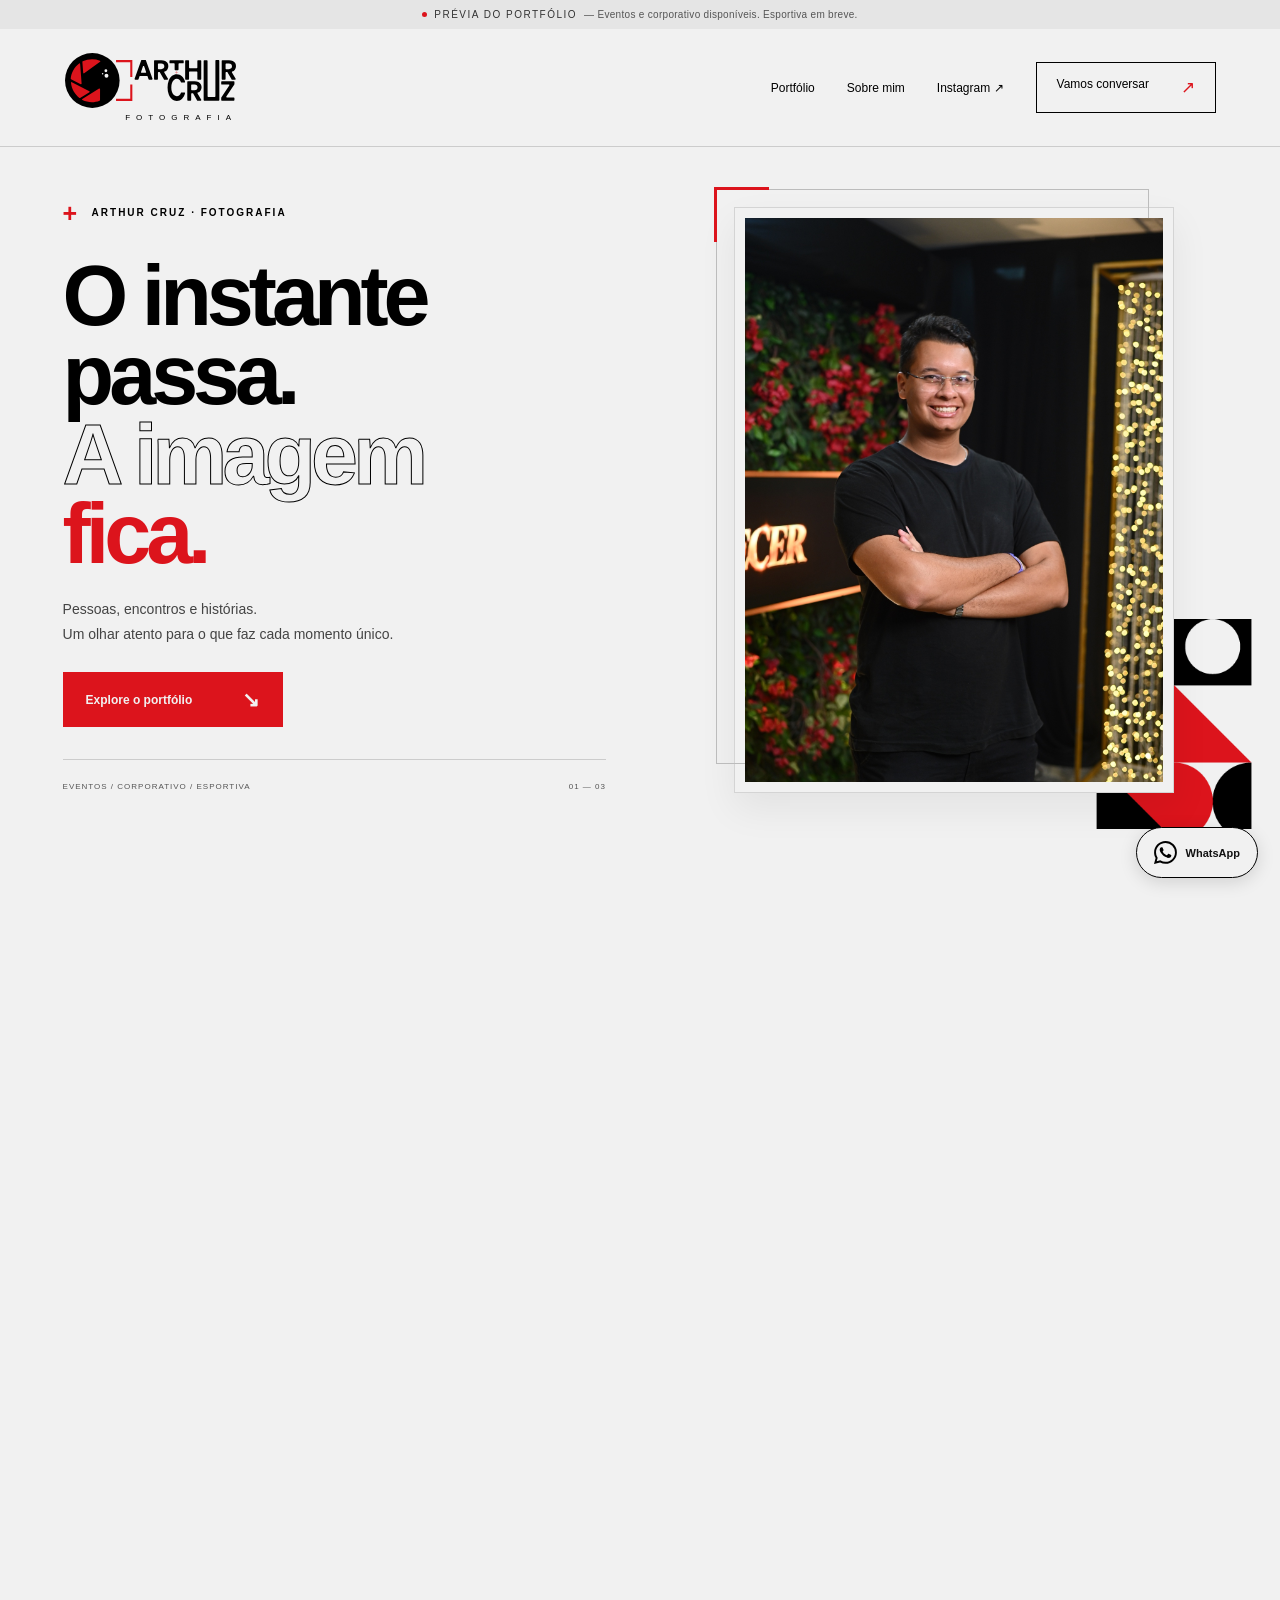
<file: index.html>
<!doctype html><html lang="pt-BR"><head><meta charset="utf-8"><meta name="viewport" content="width=device-width,initial-scale=1"><meta name="theme-color" content="#f1f1f1"><title>Arthur Cruz — Fotografia</title><meta name="description" content="Eventos, ensaio corporativo e fotografia esportiva. Explore o portfólio de Arthur Cruz e converse pelo WhatsApp."><link rel="icon" href="/assets/icon.svg" type="image/svg+xml"><link rel="stylesheet" href="/style.css"><link rel="stylesheet" href="/brand.css"><script src="/app.js" defer></script></head><body id="top"><a class="skip" href="#principal">Pular para o conteúdo</a><div class="pilot"><span class="dot"></span> PRÉVIA DO PORTFÓLIO <span class="pilot-detail">— Eventos e corporativo disponíveis. Esportiva em breve.</span></div><header><a class="brand" href="/" aria-label="Arthur Cruz Fotografia, início"><img src="/assets/logo.svg" alt="Arthur Cruz"><span>FOTOGRAFIA</span></a><button class="menu-toggle" aria-expanded="false" aria-controls="navigation">Menu <span>＋</span></button><nav id="navigation" aria-label="Menu principal"><a href="/#portfolio">Portfólio</a><a href="/#sobre-mim">Sobre mim</a><a href="https://www.instagram.com/arthurcruz.fotografia/" target="_blank" rel="noopener noreferrer">Instagram ↗</a><a class="nav-contact" href="https://wa.me/5571992809439?text=Ol%C3%A1%2C%20Arthur%21%20Vim%20pelo%20seu%20site%20e%20gostaria%20de%20conversar%20sobre%20um%20projeto%20de%20fotografia." target="_blank" rel="noopener noreferrer">Vamos conversar <span>↗</span></a></nav></header><main id="principal"><section class="hero"><div class="hero-copy"><span class="eyebrow"><span class="red-cross">+</span> ARTHUR CRUZ · FOTOGRAFIA</span><h1>O instante<br>passa.<br><span class="outline">A imagem</span><br><em>fica.</em></h1><p>Pessoas, encontros e histórias.<br>Um olhar atento para o que faz cada momento único.</p><a class="button" href="#portfolio">Explore o portfólio <span>↘</span></a><div class="hero-index"><span>EVENTOS / CORPORATIVO / ESPORTIVA</span><span>01 — 03</span></div></div><div class="hero-visual hero-arthur hero-composition"><div class="hero-photo-frame"><img src="/assets/arthur-cruz-inicio.jpg" alt="Arthur Cruz sorrindo para a câmera, de camiseta preta e braços cruzados" fetchpriority="high"><span class="hero-photo-accent" aria-hidden="true"></span></div><div class="hero-brand-pattern" aria-hidden="true"></div></div></section><div class="brand-strip" aria-hidden="true"><img src="/assets/pattern.png" alt=""></div><section class="portfolio section" id="portfolio"><div class="section-heading"><div><span class="eyebrow">01 / PORTFÓLIO</span><h2>Cada história,<br>um <em>novo olhar.</em></h2></div><p>Escolha uma categoria e entre na galeria.<br>Encontre o olhar que combina com o seu momento.</p></div><div class="portfolio-grid"><a class="portfolio-card card-eventos" href="/eventos/"><div class="card-image"><img src="/assets/eventos-arthur-01.jpg" alt="Mulher de vestido preto diante de painel iluminado em evento" loading="lazy"><span class="card-number">01 /</span><span class="card-arrow" aria-hidden="true">↗</span></div><div class="card-title"><h3>Eventos</h3><span>VER GALERIA ↗</span></div><p>A energia de estar presente.</p></a><a class="portfolio-card card-ensaio-corporativo" href="/ensaio-corporativo/"><div class="card-image"><img src="/assets/corporativo-arthur-01.jpg" alt="Retrato corporativo de homem sorrindo, com camiseta preta e mãos unidas" loading="lazy"><span class="card-number">02 /</span><span class="card-arrow" aria-hidden="true">↗</span></div><div class="card-title"><h3>Ensaio corporativo</h3><span>VER GALERIA ↗</span></div><p>Sua imagem fala por você.</p></a><a class="portfolio-card card-fotografia-esportiva" href="/fotografia-esportiva/"><div class="card-image"><div class="sports-preview"><img src="/assets/icon.svg" alt="" aria-hidden="true"><span>FOTOGRAFIA EM MOVIMENTO</span><strong>Em breve.</strong><div class="sports-preview-pattern" aria-hidden="true"></div></div><span class="card-number">03 /</span><span class="card-arrow" aria-hidden="true">↗</span></div><div class="card-title"><h3>Fotografia esportiva</h3><span>VER GALERIA ↗</span></div><p>A intensidade de cada movimento.</p></a></div></section><section class="about section" id="sobre-mim"><div class="portrait-space"><div class="portrait-photo"><img src="/assets/arthur-cruz-sobre.jpg" alt="Arthur Cruz de óculos e braços cruzados, diante de luzes douradas" loading="lazy"><span class="portrait-corner top-left" aria-hidden="true"></span><span class="portrait-corner bottom-right" aria-hidden="true"></span></div><img class="portrait-pattern" src="/assets/pattern-column.png" alt="" aria-hidden="true" loading="lazy"></div><div class="about-copy"><span class="eyebrow">02 / SOBRE MIM</span><h2>Por trás de<br>cada clique,<br><em>Arthur Cruz.</em></h2><p>Sou Arthur Cruz, fotógrafo há 3 anos, e adoro registrar momentos que merecem ser lembrados.</p><p>Meu trabalho também é construir sua imagem de forma estratégica, valorizando o seu posicionamento e traduzindo quem você é em fotografias que transmitem confiança, elegância e exclusividade.</p><a class="text-link" href="https://www.instagram.com/arthurcruz.fotografia/" target="_blank" rel="noopener noreferrer">Acompanhe pelo Instagram <span>↗</span></a></div></section><section class="contact-section" id="contato"><div><span class="eyebrow">O PRÓXIMO CLIQUE COMEÇA COM UMA CONVERSA</span><h2>Vamos criar<br>algo <em>seu?</em></h2><p>Conte sua ideia. A gente encontra o melhor jeito de fotografá-la.</p><a class="button light" href="https://wa.me/5571992809439?text=Ol%C3%A1%2C%20Arthur%21%20Vim%20pelo%20seu%20site%20e%20gostaria%20de%20conversar%20sobre%20um%20projeto%20de%20fotografia." target="_blank" rel="noopener noreferrer">Conversar pelo WhatsApp <span>↗</span></a></div><div class="contact-portrait contact-portrait-photo"><img src="/assets/arthur-cruz-contato.jpg" alt="Arthur Cruz sorrindo e olhando para o lado, com os braços cruzados" loading="lazy"><span class="portrait-corner top-left" aria-hidden="true"></span><span class="portrait-corner bottom-right" aria-hidden="true"></span></div></section></main><div class="footer-pattern" aria-hidden="true"></div><footer><a href="/" class="footer-brand" aria-label="Arthur Cruz Fotografia, início"><img src="/assets/logo.svg" alt="Arthur Cruz"><span>FOTOGRAFIA</span></a><p class="footer-quote">“Os momentos passam, mas a fotografia os torna eternos.”</p><a href="https://www.instagram.com/arthurcruz.fotografia/" target="_blank" rel="noopener noreferrer">@arthurcruz.fotografia ↗</a><div class="footer-bottom"><span>© 2026 Arthur Cruz Fotografia</span><a href="/creditos.html">Sobre as imagens deste piloto</a><a href="#top">Voltar ao topo ↑</a></div></footer><a class="floating-contact" href="https://wa.me/5571992809439?text=Ol%C3%A1%2C%20Arthur%21%20Vim%20pelo%20seu%20site%20e%20gostaria%20de%20conversar%20sobre%20um%20projeto%20de%20fotografia." target="_blank" rel="noopener noreferrer" aria-label="Conversar com Arthur pelo WhatsApp"><img class="whatsapp-icon" src="/assets/whatsapp.svg" alt="" aria-hidden="true" width="24" height="24"><span>WhatsApp</span></a></body></html>
</file>
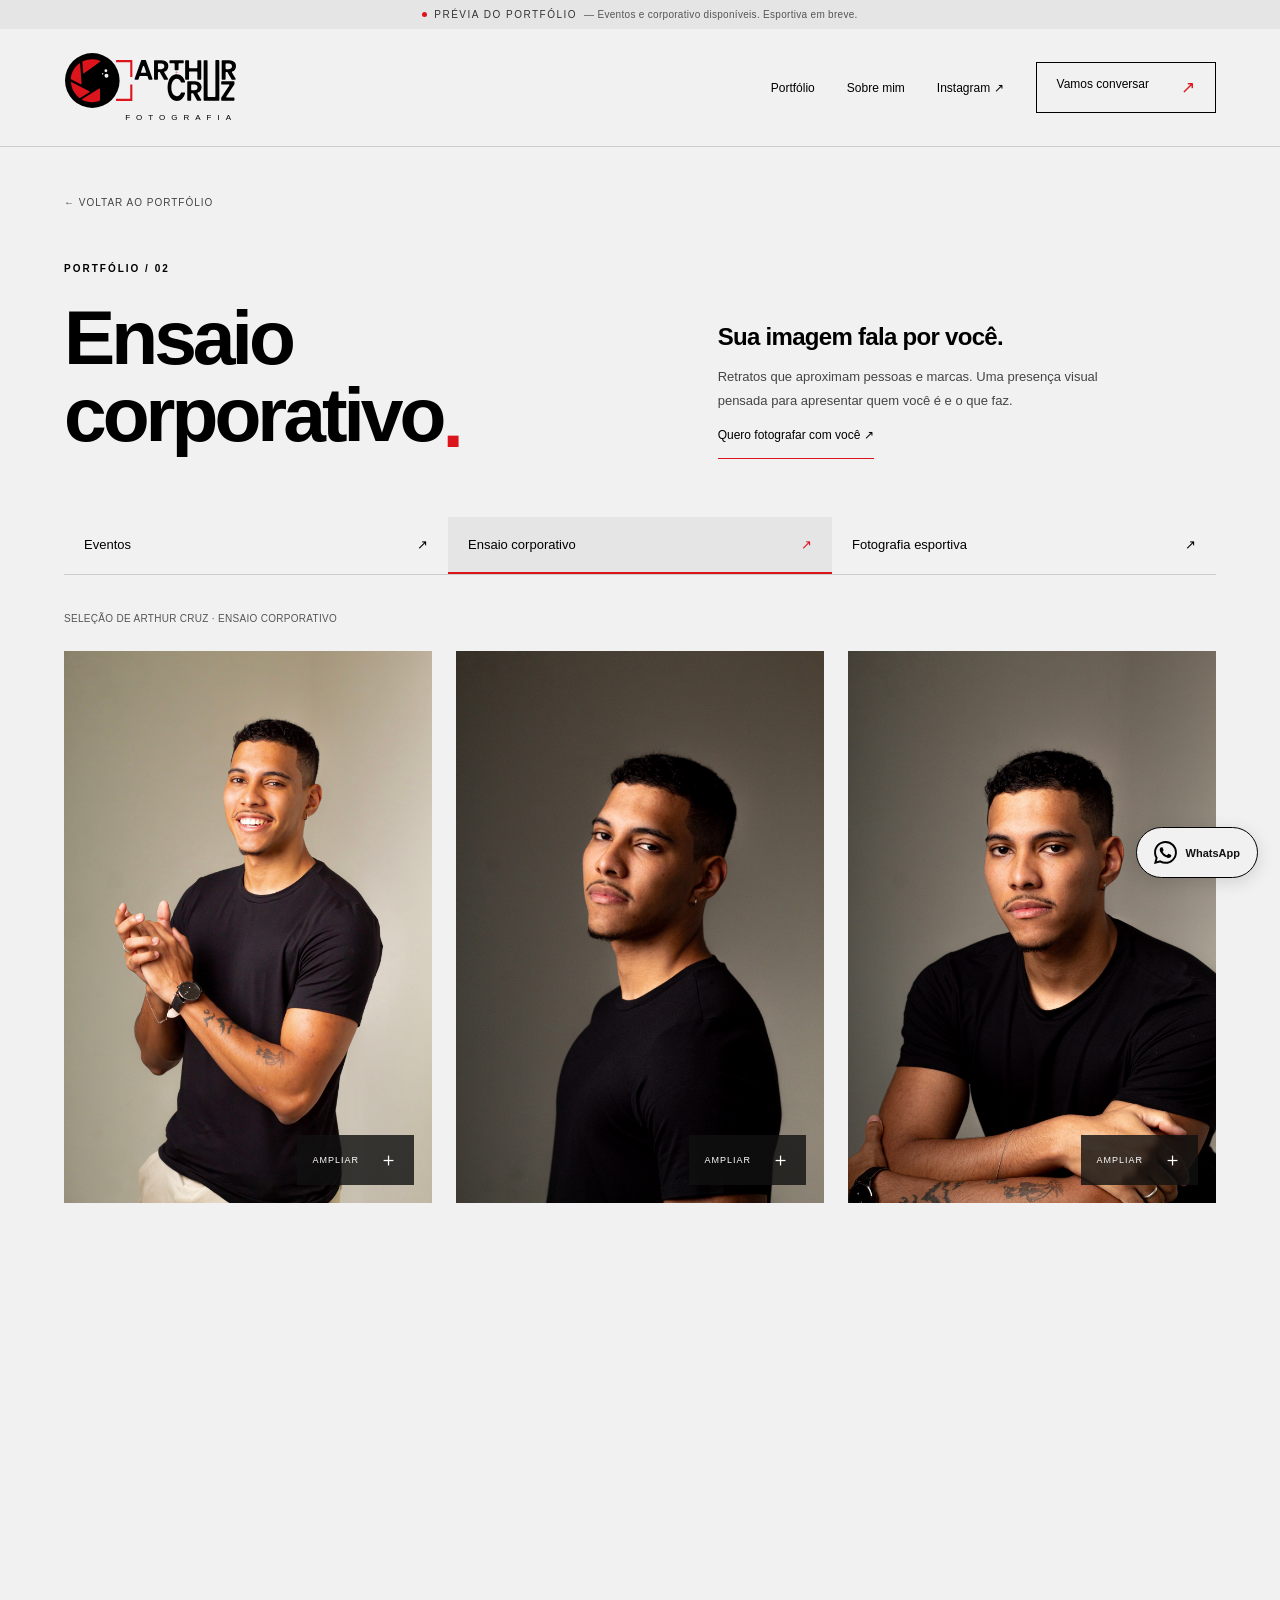
<file: ensaio-corporativo/index.html>
<!doctype html><html lang="pt-BR"><head><meta charset="utf-8"><meta name="viewport" content="width=device-width,initial-scale=1"><meta name="theme-color" content="#f1f1f1"><title>Ensaio corporativo — Arthur Cruz Fotografia</title><meta name="description" content="Retratos que aproximam pessoas e marcas. Uma presença visual pensada para apresentar quem você é e o que faz."><link rel="icon" href="/assets/icon.svg" type="image/svg+xml"><link rel="stylesheet" href="/style.css"><link rel="stylesheet" href="/brand.css"><script src="/app.js" defer></script></head><body id="top"><a class="skip" href="#principal">Pular para o conteúdo</a><div class="pilot"><span class="dot"></span> PRÉVIA DO PORTFÓLIO <span class="pilot-detail">— Eventos e corporativo disponíveis. Esportiva em breve.</span></div><header><a class="brand" href="/" aria-label="Arthur Cruz Fotografia, início"><img src="/assets/logo.svg" alt="Arthur Cruz"><span>FOTOGRAFIA</span></a><button class="menu-toggle" aria-expanded="false" aria-controls="navigation">Menu <span>＋</span></button><nav id="navigation" aria-label="Menu principal"><a href="/#portfolio">Portfólio</a><a href="/#sobre-mim">Sobre mim</a><a href="https://www.instagram.com/arthurcruz.fotografia/" target="_blank" rel="noopener noreferrer">Instagram ↗</a><a class="nav-contact" href="https://wa.me/5571992809439?text=Ol%C3%A1%2C%20Arthur%21%20Vim%20pelo%20seu%20site%20e%20gostaria%20de%20conversar%20sobre%20um%20projeto%20de%20fotografia." target="_blank" rel="noopener noreferrer">Vamos conversar <span>↗</span></a></nav></header><main id="principal"><section class="gallery-intro section"><a class="back-link" href="/#portfolio">← VOLTAR AO PORTFÓLIO</a><div class="gallery-heading"><div><span class="eyebrow">PORTFÓLIO / 02</span><h1>Ensaio corporativo<span class="red-cross">.</span></h1></div><div><h2>Sua imagem fala por você.</h2><p>Retratos que aproximam pessoas e marcas. Uma presença visual pensada para apresentar quem você é e o que faz.</p><a class="text-link" href="https://wa.me/5571992809439?text=Ol%C3%A1%2C%20Arthur%21%20Vim%20pelo%20seu%20site%20e%20gostaria%20de%20conversar%20sobre%20um%20ensaio%20corporativo." target="_blank" rel="noopener noreferrer">Quero fotografar com você ↗</a></div></div><nav class="category-nav" aria-label="Categorias de fotografia"><a class="" href="/eventos/" >Eventos <span>↗</span></a><a class="active" href="/ensaio-corporativo/" aria-current="page">Ensaio corporativo <span>↗</span></a><a class="" href="/fotografia-esportiva/" >Fotografia esportiva <span>↗</span></a></nav><p class="demo-note">SELEÇÃO DE ARTHUR CRUZ · ENSAIO CORPORATIVO</p><div class="gallery-grid corporate-gallery"><button class="gallery-photo photo-0" data-photo="0" aria-label="Ampliar foto 1: Retrato corporativo de homem sorrindo, com camiseta preta e mãos unidas"><img src="/assets/corporativo-arthur-01.jpg" alt="Retrato corporativo de homem sorrindo, com camiseta preta e mãos unidas" ><span>AMPLIAR <b>＋</b></span></button><button class="gallery-photo photo-1" data-photo="1" aria-label="Ampliar foto 2: Retrato corporativo em perfil de homem com camiseta preta"><img src="/assets/corporativo-arthur-02.jpg" alt="Retrato corporativo em perfil de homem com camiseta preta" loading="lazy"><span>AMPLIAR <b>＋</b></span></button><button class="gallery-photo photo-2" data-photo="2" aria-label="Ampliar foto 3: Retrato corporativo de homem com os braços cruzados"><img src="/assets/corporativo-arthur-03.jpg" alt="Retrato corporativo de homem com os braços cruzados" loading="lazy"><span>AMPLIAR <b>＋</b></span></button><button class="gallery-photo photo-3" data-photo="3" aria-label="Ampliar foto 4: Mulher sorrindo com uniforme verde e dois gatos sobre um apoio branco"><img src="/assets/corporativo-arthur-04.jpg" alt="Mulher sorrindo com uniforme verde e dois gatos sobre um apoio branco" loading="lazy"><span>AMPLIAR <b>＋</b></span></button><button class="gallery-photo photo-4" data-photo="4" aria-label="Ampliar foto 5: Mulher sentada com uniforme verde e dois gatos com pequenos capelos"><img src="/assets/corporativo-arthur-05.jpg" alt="Mulher sentada com uniforme verde e dois gatos com pequenos capelos" loading="lazy"><span>AMPLIAR <b>＋</b></span></button><button class="gallery-photo photo-5" data-photo="5" aria-label="Ampliar foto 6: Retrato de mulher sorrindo com roupa preta e braços cruzados"><img src="/assets/corporativo-arthur-06.jpg" alt="Retrato de mulher sorrindo com roupa preta e braços cruzados" loading="lazy"><span>AMPLIAR <b>＋</b></span></button><button class="gallery-photo photo-6" data-photo="6" aria-label="Ampliar foto 7: Mulher com roupa preta segurando dois gatos no colo"><img src="/assets/corporativo-arthur-07.jpg" alt="Mulher com roupa preta segurando dois gatos no colo" loading="lazy"><span>AMPLIAR <b>＋</b></span></button><button class="gallery-photo photo-7" data-photo="7" aria-label="Ampliar foto 8: Retrato de mulher com roupa preta diante de fundo claro"><img src="/assets/corporativo-arthur-08.jpg" alt="Retrato de mulher com roupa preta diante de fundo claro" loading="lazy"><span>AMPLIAR <b>＋</b></span></button><button class="gallery-photo photo-8" data-photo="8" aria-label="Ampliar foto 9: Mulher com uniforme verde e estetoscópio diante de fundo claro"><img src="/assets/corporativo-arthur-09.jpg" alt="Mulher com uniforme verde e estetoscópio diante de fundo claro" loading="lazy"><span>AMPLIAR <b>＋</b></span></button></div><p class="gallery-end">09 IMAGENS / CLIQUE PARA AMPLIAR</p></section><section class="contact-section" id="contato"><div><span class="eyebrow">O PRÓXIMO CLIQUE COMEÇA COM UMA CONVERSA</span><h2>Vamos criar<br>algo <em>seu?</em></h2><p>Conte sua ideia. A gente encontra o melhor jeito de fotografá-la.</p><a class="button light" href="https://wa.me/5571992809439?text=Ol%C3%A1%2C%20Arthur%21%20Vim%20pelo%20seu%20site%20e%20gostaria%20de%20conversar%20sobre%20um%20ensaio%20corporativo." target="_blank" rel="noopener noreferrer">Conversar pelo WhatsApp <span>↗</span></a></div><div class="contact-portrait contact-portrait-photo"><img src="/assets/arthur-cruz-contato.jpg" alt="Arthur Cruz sorrindo e olhando para o lado, com os braços cruzados" loading="lazy"><span class="portrait-corner top-left" aria-hidden="true"></span><span class="portrait-corner bottom-right" aria-hidden="true"></span></div></section></main><dialog class="lightbox" aria-label="Foto ampliada"><button class="lightbox-close" aria-label="Fechar foto ampliada">Fechar ✕</button><button class="lightbox-prev" aria-label="Foto anterior">←</button><figure><img alt=""><figcaption></figcaption></figure><button class="lightbox-next" aria-label="Próxima foto">→</button></dialog><div class="footer-pattern" aria-hidden="true"></div><footer><a href="/" class="footer-brand" aria-label="Arthur Cruz Fotografia, início"><img src="/assets/logo.svg" alt="Arthur Cruz"><span>FOTOGRAFIA</span></a><p class="footer-quote">“Os momentos passam, mas a fotografia os torna eternos.”</p><a href="https://www.instagram.com/arthurcruz.fotografia/" target="_blank" rel="noopener noreferrer">@arthurcruz.fotografia ↗</a><div class="footer-bottom"><span>© 2026 Arthur Cruz Fotografia</span><a href="/creditos.html">Sobre as imagens deste piloto</a><a href="#top">Voltar ao topo ↑</a></div></footer><a class="floating-contact" href="https://wa.me/5571992809439?text=Ol%C3%A1%2C%20Arthur%21%20Vim%20pelo%20seu%20site%20e%20gostaria%20de%20conversar%20sobre%20um%20projeto%20de%20fotografia." target="_blank" rel="noopener noreferrer" aria-label="Conversar com Arthur pelo WhatsApp"><img class="whatsapp-icon" src="/assets/whatsapp.svg" alt="" aria-hidden="true" width="24" height="24"><span>WhatsApp</span></a></body></html>
</file>
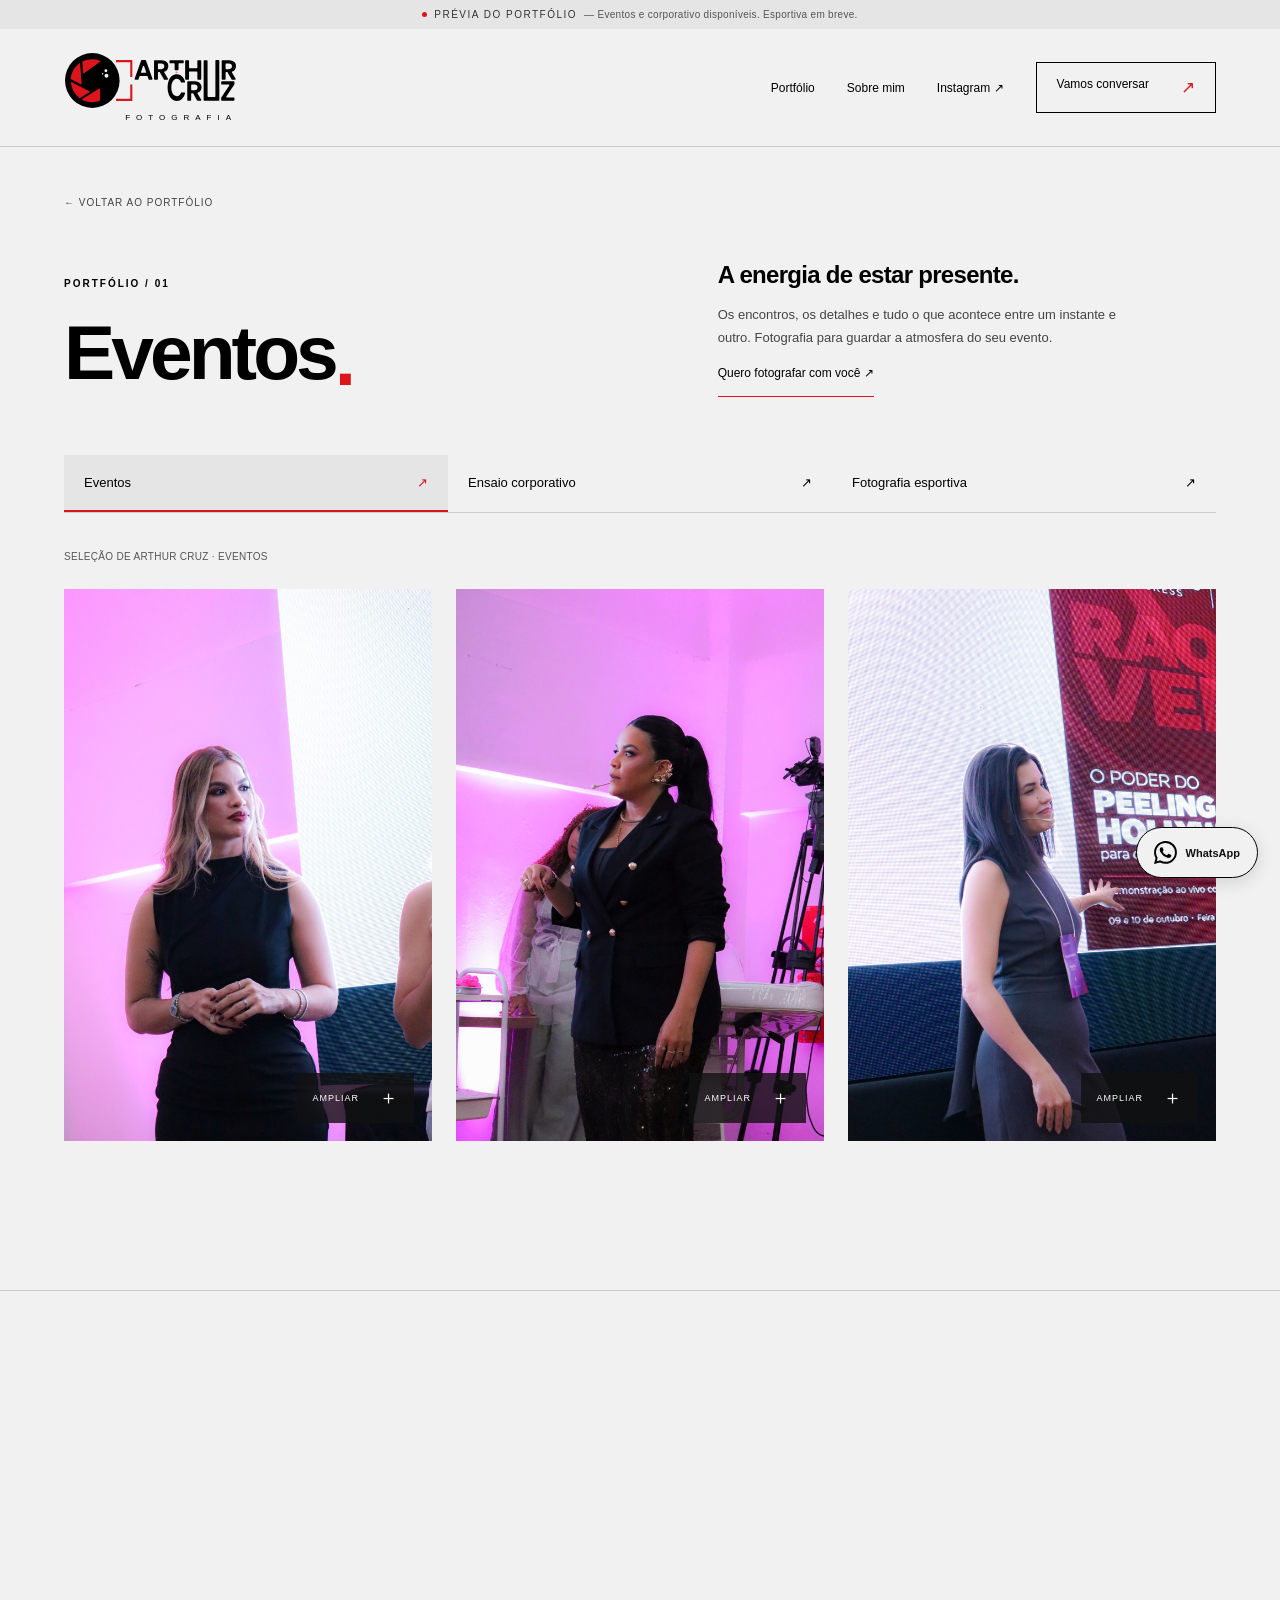
<file: eventos/index.html>
<!doctype html><html lang="pt-BR"><head><meta charset="utf-8"><meta name="viewport" content="width=device-width,initial-scale=1"><meta name="theme-color" content="#f1f1f1"><title>Eventos — Arthur Cruz Fotografia</title><meta name="description" content="Os encontros, os detalhes e tudo o que acontece entre um instante e outro. Fotografia para guardar a atmosfera do seu evento."><link rel="icon" href="/assets/icon.svg" type="image/svg+xml"><link rel="stylesheet" href="/style.css"><link rel="stylesheet" href="/brand.css"><script src="/app.js" defer></script></head><body id="top"><a class="skip" href="#principal">Pular para o conteúdo</a><div class="pilot"><span class="dot"></span> PRÉVIA DO PORTFÓLIO <span class="pilot-detail">— Eventos e corporativo disponíveis. Esportiva em breve.</span></div><header><a class="brand" href="/" aria-label="Arthur Cruz Fotografia, início"><img src="/assets/logo.svg" alt="Arthur Cruz"><span>FOTOGRAFIA</span></a><button class="menu-toggle" aria-expanded="false" aria-controls="navigation">Menu <span>＋</span></button><nav id="navigation" aria-label="Menu principal"><a href="/#portfolio">Portfólio</a><a href="/#sobre-mim">Sobre mim</a><a href="https://www.instagram.com/arthurcruz.fotografia/" target="_blank" rel="noopener noreferrer">Instagram ↗</a><a class="nav-contact" href="https://wa.me/5571992809439?text=Ol%C3%A1%2C%20Arthur%21%20Vim%20pelo%20seu%20site%20e%20gostaria%20de%20conversar%20sobre%20um%20projeto%20de%20fotografia." target="_blank" rel="noopener noreferrer">Vamos conversar <span>↗</span></a></nav></header><main id="principal"><section class="gallery-intro section"><a class="back-link" href="/#portfolio">← VOLTAR AO PORTFÓLIO</a><div class="gallery-heading"><div><span class="eyebrow">PORTFÓLIO / 01</span><h1>Eventos<span class="red-cross">.</span></h1></div><div><h2>A energia de estar presente.</h2><p>Os encontros, os detalhes e tudo o que acontece entre um instante e outro. Fotografia para guardar a atmosfera do seu evento.</p><a class="text-link" href="https://wa.me/5571992809439?text=Ol%C3%A1%2C%20Arthur%21%20Vim%20pelo%20seu%20site%20e%20gostaria%20de%20conversar%20sobre%20a%20cobertura%20de%20um%20evento." target="_blank" rel="noopener noreferrer">Quero fotografar com você ↗</a></div></div><nav class="category-nav" aria-label="Categorias de fotografia"><a class="active" href="/eventos/" aria-current="page">Eventos <span>↗</span></a><a class="" href="/ensaio-corporativo/" >Ensaio corporativo <span>↗</span></a><a class="" href="/fotografia-esportiva/" >Fotografia esportiva <span>↗</span></a></nav><p class="demo-note">SELEÇÃO DE ARTHUR CRUZ · EVENTOS</p><div class="gallery-grid corporate-gallery"><button class="gallery-photo photo-0" data-photo="0" aria-label="Ampliar foto 1: Mulher de vestido preto diante de painel iluminado em evento"><img src="/assets/eventos-arthur-01.jpg" alt="Mulher de vestido preto diante de painel iluminado em evento" ><span>AMPLIAR <b>＋</b></span></button><button class="gallery-photo photo-1" data-photo="1" aria-label="Ampliar foto 2: Palestrante de blazer preto e microfone durante evento"><img src="/assets/eventos-arthur-02.jpg" alt="Palestrante de blazer preto e microfone durante evento" loading="lazy"><span>AMPLIAR <b>＋</b></span></button><button class="gallery-photo photo-2" data-photo="2" aria-label="Ampliar foto 3: Palestrante ao lado de painel de apresentação em evento"><img src="/assets/eventos-arthur-03.jpg" alt="Palestrante ao lado de painel de apresentação em evento" loading="lazy"><span>AMPLIAR <b>＋</b></span></button></div><p class="gallery-end">03 IMAGENS / CLIQUE PARA AMPLIAR</p></section><section class="contact-section" id="contato"><div><span class="eyebrow">O PRÓXIMO CLIQUE COMEÇA COM UMA CONVERSA</span><h2>Vamos criar<br>algo <em>seu?</em></h2><p>Conte sua ideia. A gente encontra o melhor jeito de fotografá-la.</p><a class="button light" href="https://wa.me/5571992809439?text=Ol%C3%A1%2C%20Arthur%21%20Vim%20pelo%20seu%20site%20e%20gostaria%20de%20conversar%20sobre%20a%20cobertura%20de%20um%20evento." target="_blank" rel="noopener noreferrer">Conversar pelo WhatsApp <span>↗</span></a></div><div class="contact-portrait contact-portrait-photo"><img src="/assets/arthur-cruz-contato.jpg" alt="Arthur Cruz sorrindo e olhando para o lado, com os braços cruzados" loading="lazy"><span class="portrait-corner top-left" aria-hidden="true"></span><span class="portrait-corner bottom-right" aria-hidden="true"></span></div></section></main><dialog class="lightbox" aria-label="Foto ampliada"><button class="lightbox-close" aria-label="Fechar foto ampliada">Fechar ✕</button><button class="lightbox-prev" aria-label="Foto anterior">←</button><figure><img alt=""><figcaption></figcaption></figure><button class="lightbox-next" aria-label="Próxima foto">→</button></dialog><div class="footer-pattern" aria-hidden="true"></div><footer><a href="/" class="footer-brand" aria-label="Arthur Cruz Fotografia, início"><img src="/assets/logo.svg" alt="Arthur Cruz"><span>FOTOGRAFIA</span></a><p class="footer-quote">“Os momentos passam, mas a fotografia os torna eternos.”</p><a href="https://www.instagram.com/arthurcruz.fotografia/" target="_blank" rel="noopener noreferrer">@arthurcruz.fotografia ↗</a><div class="footer-bottom"><span>© 2026 Arthur Cruz Fotografia</span><a href="/creditos.html">Sobre as imagens deste piloto</a><a href="#top">Voltar ao topo ↑</a></div></footer><a class="floating-contact" href="https://wa.me/5571992809439?text=Ol%C3%A1%2C%20Arthur%21%20Vim%20pelo%20seu%20site%20e%20gostaria%20de%20conversar%20sobre%20um%20projeto%20de%20fotografia." target="_blank" rel="noopener noreferrer" aria-label="Conversar com Arthur pelo WhatsApp"><img class="whatsapp-icon" src="/assets/whatsapp.svg" alt="" aria-hidden="true" width="24" height="24"><span>WhatsApp</span></a></body></html>
</file>
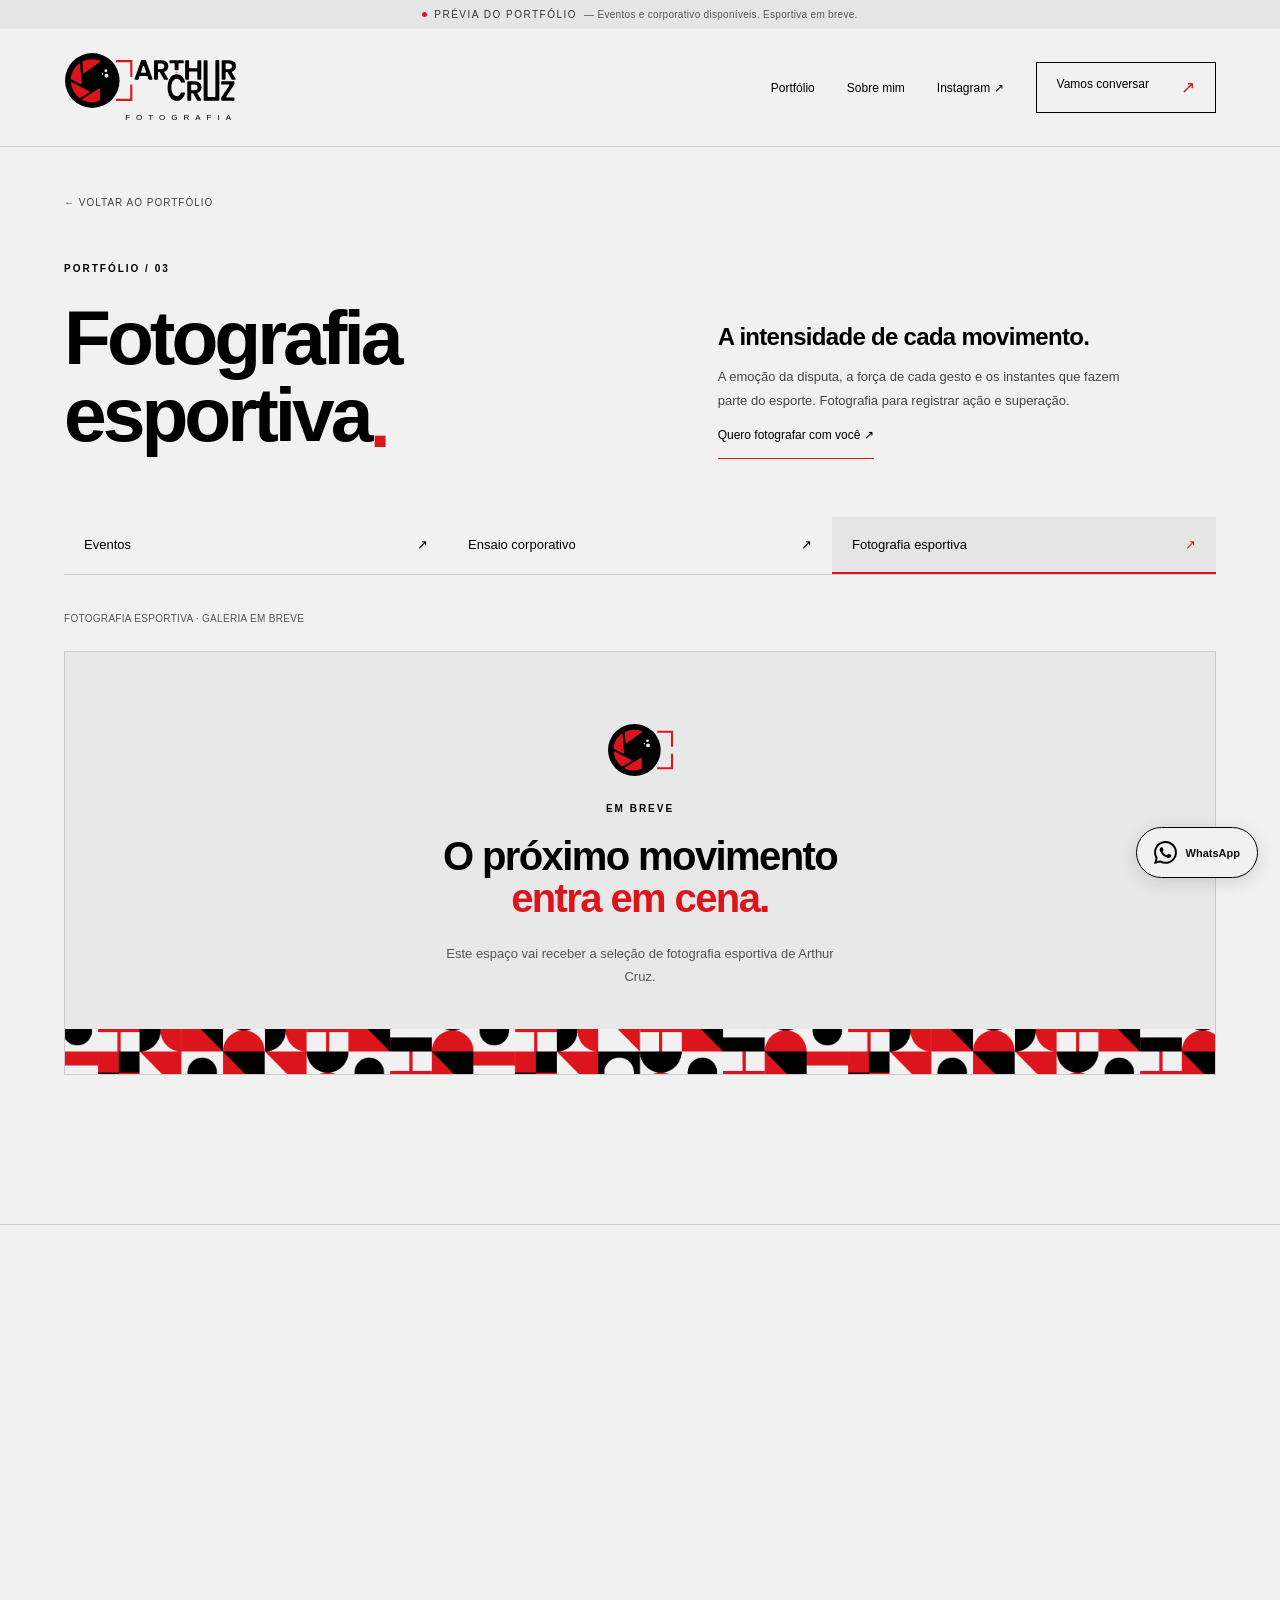
<file: fotografia-esportiva/index.html>
<!doctype html><html lang="pt-BR"><head><meta charset="utf-8"><meta name="viewport" content="width=device-width,initial-scale=1"><meta name="theme-color" content="#f1f1f1"><title>Fotografia esportiva — Arthur Cruz Fotografia</title><meta name="description" content="A emoção da disputa, a força de cada gesto e os instantes que fazem parte do esporte. Fotografia para registrar ação e superação."><link rel="icon" href="/assets/icon.svg" type="image/svg+xml"><link rel="stylesheet" href="/style.css"><link rel="stylesheet" href="/brand.css"><script src="/app.js" defer></script></head><body id="top"><a class="skip" href="#principal">Pular para o conteúdo</a><div class="pilot"><span class="dot"></span> PRÉVIA DO PORTFÓLIO <span class="pilot-detail">— Eventos e corporativo disponíveis. Esportiva em breve.</span></div><header><a class="brand" href="/" aria-label="Arthur Cruz Fotografia, início"><img src="/assets/logo.svg" alt="Arthur Cruz"><span>FOTOGRAFIA</span></a><button class="menu-toggle" aria-expanded="false" aria-controls="navigation">Menu <span>＋</span></button><nav id="navigation" aria-label="Menu principal"><a href="/#portfolio">Portfólio</a><a href="/#sobre-mim">Sobre mim</a><a href="https://www.instagram.com/arthurcruz.fotografia/" target="_blank" rel="noopener noreferrer">Instagram ↗</a><a class="nav-contact" href="https://wa.me/5571992809439?text=Ol%C3%A1%2C%20Arthur%21%20Vim%20pelo%20seu%20site%20e%20gostaria%20de%20conversar%20sobre%20um%20projeto%20de%20fotografia." target="_blank" rel="noopener noreferrer">Vamos conversar <span>↗</span></a></nav></header><main id="principal"><section class="gallery-intro section"><a class="back-link" href="/#portfolio">← VOLTAR AO PORTFÓLIO</a><div class="gallery-heading"><div><span class="eyebrow">PORTFÓLIO / 03</span><h1>Fotografia esportiva<span class="red-cross">.</span></h1></div><div><h2>A intensidade de cada movimento.</h2><p>A emoção da disputa, a força de cada gesto e os instantes que fazem parte do esporte. Fotografia para registrar ação e superação.</p><a class="text-link" href="https://wa.me/5571992809439?text=Ol%C3%A1%2C%20Arthur%21%20Vim%20pelo%20seu%20site%20e%20gostaria%20de%20conversar%20sobre%20fotografia%20esportiva." target="_blank" rel="noopener noreferrer">Quero fotografar com você ↗</a></div></div><nav class="category-nav" aria-label="Categorias de fotografia"><a class="" href="/eventos/" >Eventos <span>↗</span></a><a class="" href="/ensaio-corporativo/" >Ensaio corporativo <span>↗</span></a><a class="active" href="/fotografia-esportiva/" aria-current="page">Fotografia esportiva <span>↗</span></a></nav><p class="demo-note">FOTOGRAFIA ESPORTIVA · GALERIA EM BREVE</p><div class="gallery-grid empty-gallery"><div class="sports-empty"><div class="sports-empty-pattern" aria-hidden="true"></div><img src="/assets/icon.svg" alt="" aria-hidden="true"><span class="eyebrow">EM BREVE</span><h2>O próximo movimento<br><em>entra em cena.</em></h2><p>Este espaço vai receber a seleção de fotografia esportiva de Arthur Cruz.</p></div></div><p class="gallery-end">NOVAS HISTÓRIAS EM MOVIMENTO, EM BREVE.</p></section><section class="contact-section" id="contato"><div><span class="eyebrow">O PRÓXIMO CLIQUE COMEÇA COM UMA CONVERSA</span><h2>Vamos criar<br>algo <em>seu?</em></h2><p>Conte sua ideia. A gente encontra o melhor jeito de fotografá-la.</p><a class="button light" href="https://wa.me/5571992809439?text=Ol%C3%A1%2C%20Arthur%21%20Vim%20pelo%20seu%20site%20e%20gostaria%20de%20conversar%20sobre%20fotografia%20esportiva." target="_blank" rel="noopener noreferrer">Conversar pelo WhatsApp <span>↗</span></a></div><div class="contact-portrait contact-portrait-photo"><img src="/assets/arthur-cruz-contato.jpg" alt="Arthur Cruz sorrindo e olhando para o lado, com os braços cruzados" loading="lazy"><span class="portrait-corner top-left" aria-hidden="true"></span><span class="portrait-corner bottom-right" aria-hidden="true"></span></div></section></main><dialog class="lightbox" aria-label="Foto ampliada"><button class="lightbox-close" aria-label="Fechar foto ampliada">Fechar ✕</button><button class="lightbox-prev" aria-label="Foto anterior">←</button><figure><img alt=""><figcaption></figcaption></figure><button class="lightbox-next" aria-label="Próxima foto">→</button></dialog><div class="footer-pattern" aria-hidden="true"></div><footer><a href="/" class="footer-brand" aria-label="Arthur Cruz Fotografia, início"><img src="/assets/logo.svg" alt="Arthur Cruz"><span>FOTOGRAFIA</span></a><p class="footer-quote">“Os momentos passam, mas a fotografia os torna eternos.”</p><a href="https://www.instagram.com/arthurcruz.fotografia/" target="_blank" rel="noopener noreferrer">@arthurcruz.fotografia ↗</a><div class="footer-bottom"><span>© 2026 Arthur Cruz Fotografia</span><a href="/creditos.html">Sobre as imagens deste piloto</a><a href="#top">Voltar ao topo ↑</a></div></footer><a class="floating-contact" href="https://wa.me/5571992809439?text=Ol%C3%A1%2C%20Arthur%21%20Vim%20pelo%20seu%20site%20e%20gostaria%20de%20conversar%20sobre%20um%20projeto%20de%20fotografia." target="_blank" rel="noopener noreferrer" aria-label="Conversar com Arthur pelo WhatsApp"><img class="whatsapp-icon" src="/assets/whatsapp.svg" alt="" aria-hidden="true" width="24" height="24"><span>WhatsApp</span></a></body></html>
</file>
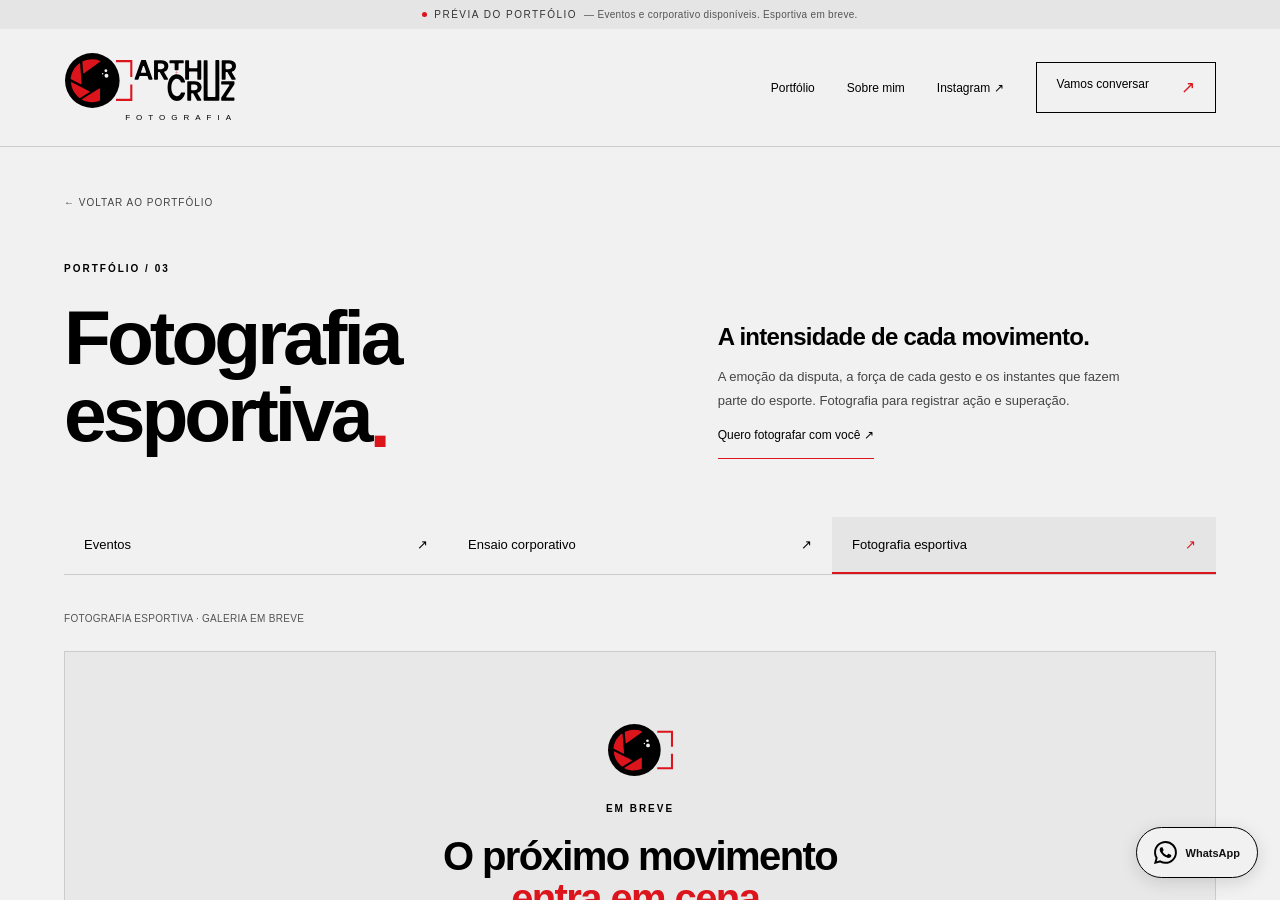
<file: retrato/index.html>
<!doctype html><html lang="pt-BR"><head><meta charset="utf-8"><meta http-equiv="refresh" content="0;url=/fotografia-esportiva/"><title>Fotografia esportiva — Arthur Cruz</title></head><body><a href="/fotografia-esportiva/">Ir para Fotografia esportiva</a></body></html>
</file>
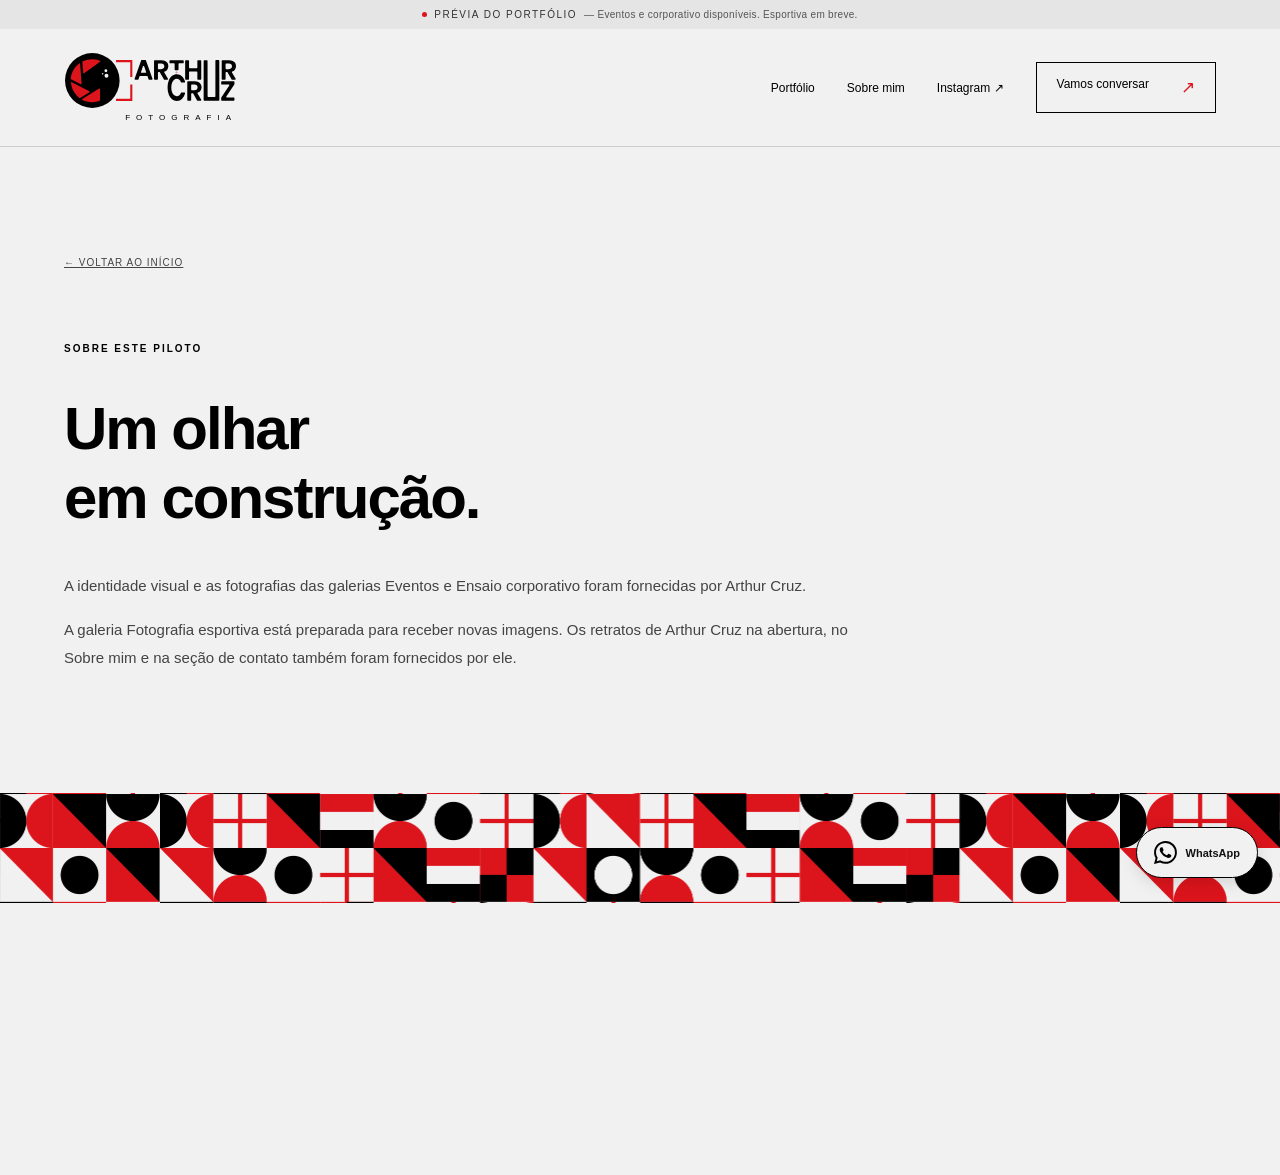
<file: creditos.html>
<!doctype html><html lang="pt-BR"><head><meta charset="utf-8"><meta name="viewport" content="width=device-width,initial-scale=1"><meta name="theme-color" content="#f1f1f1"><title>Sobre o piloto — Arthur Cruz</title><meta name="description" content="Informações sobre as fotografias e os espaços reservados do portfólio."><link rel="icon" href="/assets/icon.svg" type="image/svg+xml"><link rel="stylesheet" href="/style.css"><link rel="stylesheet" href="/brand.css"><script src="/app.js" defer></script></head><body id="top"><a class="skip" href="#principal">Pular para o conteúdo</a><div class="pilot"><span class="dot"></span> PRÉVIA DO PORTFÓLIO <span class="pilot-detail">— Eventos e corporativo disponíveis. Esportiva em breve.</span></div><header><a class="brand" href="/" aria-label="Arthur Cruz Fotografia, início"><img src="/assets/logo.svg" alt="Arthur Cruz"><span>FOTOGRAFIA</span></a><button class="menu-toggle" aria-expanded="false" aria-controls="navigation">Menu <span>＋</span></button><nav id="navigation" aria-label="Menu principal"><a href="/#portfolio">Portfólio</a><a href="/#sobre-mim">Sobre mim</a><a href="https://www.instagram.com/arthurcruz.fotografia/" target="_blank" rel="noopener noreferrer">Instagram ↗</a><a class="nav-contact" href="https://wa.me/5571992809439?text=Ol%C3%A1%2C%20Arthur%21%20Vim%20pelo%20seu%20site%20e%20gostaria%20de%20conversar%20sobre%20um%20projeto%20de%20fotografia." target="_blank" rel="noopener noreferrer">Vamos conversar <span>↗</span></a></nav></header><main id="principal" class="section credits"><a class="back-link" href="/">← VOLTAR AO INÍCIO</a><span class="eyebrow">SOBRE ESTE PILOTO</span><h1>Um olhar<br>em construção.</h1><p>A identidade visual e as fotografias das galerias Eventos e Ensaio corporativo foram fornecidas por Arthur Cruz.</p><p>A galeria Fotografia esportiva está preparada para receber novas imagens. Os retratos de Arthur Cruz na abertura, no Sobre mim e na seção de contato também foram fornecidos por ele.</p></main><div class="footer-pattern" aria-hidden="true"></div><footer><a href="/" class="footer-brand" aria-label="Arthur Cruz Fotografia, início"><img src="/assets/logo.svg" alt="Arthur Cruz"><span>FOTOGRAFIA</span></a><p class="footer-quote">“Os momentos passam, mas a fotografia os torna eternos.”</p><a href="https://www.instagram.com/arthurcruz.fotografia/" target="_blank" rel="noopener noreferrer">@arthurcruz.fotografia ↗</a><div class="footer-bottom"><span>© 2026 Arthur Cruz Fotografia</span><a href="/creditos.html">Sobre as imagens deste piloto</a><a href="#top">Voltar ao topo ↑</a></div></footer><a class="floating-contact" href="https://wa.me/5571992809439?text=Ol%C3%A1%2C%20Arthur%21%20Vim%20pelo%20seu%20site%20e%20gostaria%20de%20conversar%20sobre%20um%20projeto%20de%20fotografia." target="_blank" rel="noopener noreferrer" aria-label="Conversar com Arthur pelo WhatsApp"><img class="whatsapp-icon" src="/assets/whatsapp.svg" alt="" aria-hidden="true" width="24" height="24"><span>WhatsApp</span></a></body></html>
</file>
<file: style.css>
:root{--bg:#111;--surface:#191919;--white:#f1f1f1;--muted:#a8a8a8;--red:#dc141c;--line:#353535}*{box-sizing:border-box}html{scroll-behavior:smooth;scroll-padding-top:110px}body{margin:0;background:var(--bg);color:var(--white);font-family:Arial,Helvetica,sans-serif;-webkit-font-smoothing:antialiased}a{color:inherit;text-decoration:none}button{font:inherit}img{display:block;width:100%}button,a{-webkit-tap-highlight-color:transparent}a:focus-visible,button:focus-visible{outline:3px solid #ff585e;outline-offset:6px}.skip{position:fixed;left:16px;top:-100px;background:white;color:black;z-index:100;padding:16px}.skip:focus{top:10px}.pilot{height:29px;background:#232323;display:flex;align-items:center;justify-content:center;font-size:10px;letter-spacing:1.5px;color:#ccc;gap:7px}.dot{width:5px;height:5px;border-radius:50%;background:var(--red)}.pilot-detail{letter-spacing:.3px;color:#bdbdbd}header{padding:24px 5%;display:flex;justify-content:space-between;align-items:center;border-bottom:1px solid var(--line);background:var(--bg);position:relative;z-index:10}.brand{width:153px;display:block}.brand img{width:153px;height:49px;object-fit:contain}.brand>span{display:block;font-size:8px;letter-spacing:6px;text-align:right;margin-top:5px}nav{display:flex;align-items:center;gap:32px;font-size:12px}nav>a{padding:12px 0}nav>a:hover{color:#ff545b}.nav-contact{border:1px solid #5d5d5d;padding:14px 20px;display:flex;gap:32px}.nav-contact span{color:var(--red);font-size:17px}.menu-toggle{display:none}.hero{display:grid;grid-template-columns:1.06fr 1fr;min-height:720px}.hero-copy{padding:52px 8% 24px 9.5%;display:flex;align-items:flex-start;flex-direction:column}.eyebrow{display:block;font-size:10px;letter-spacing:2px;font-weight:600}.red-cross{color:var(--red);font-size:25px;vertical-align:middle;margin-right:8px}.hero h1{font-size:clamp(60px,6.6vw,106px);line-height:.94;letter-spacing:-5px;margin:29px 0 22px;font-weight:800}.outline{-webkit-text-stroke:1px #ddd;color:transparent}em{font-style:normal;color:var(--red)}.hero p{font-size:14px;line-height:1.8;color:#bcbcbc;margin:0 0 25px}.button{min-height:52px;padding:17px 23px;display:inline-flex;align-items:center;justify-content:space-between;gap:50px;background:var(--red);font-size:12px;font-weight:600;transition:background .2s,transform .2s}.button:hover{background:#f02a32;transform:translateY(-2px)}.button span{font-size:21px;line-height:1}.hero-index{display:flex;width:100%;justify-content:space-between;font-size:8px;letter-spacing:1px;color:#aaa;margin-top:auto;padding-top:44px}.hero-visual{position:relative;overflow:hidden;min-height:720px;background:#252525}.hero-visual>img{position:absolute;height:100%;object-fit:cover;object-position:center 38%}.hero-visual:after{content:'';position:absolute;inset:0;background:linear-gradient(0deg,rgba(0,0,0,.8),transparent 40%);pointer-events:none}.frame{position:absolute;z-index:1;width:50px;height:50px;border-color:var(--red);border-style:solid}.frame.tl{left:27px;top:28px;border-width:2px 0 0 2px}.frame.br{right:27px;bottom:82px;border-width:0 2px 2px 0}.vertical-label{position:absolute;right:20px;top:30px;writing-mode:vertical-rl;letter-spacing:3px;font-size:9px;text-shadow:0 1px 2px black}.hero-caption{position:absolute;left:30px;right:30px;bottom:33px;display:flex;justify-content:space-between;z-index:1;font-size:8px;letter-spacing:1px}.image-demo{position:absolute;z-index:1;bottom:65px;left:30px;font-size:8px;letter-spacing:1.2px;color:#ccc}.brand-strip{height:52px;overflow:hidden;background:var(--white)}.brand-strip img{width:100%;height:auto;min-height:52px;object-fit:cover;object-position:top}.section{padding:105px 5%}.section-heading{display:flex;justify-content:space-between;align-items:flex-end;margin-bottom:48px}.section h2{font-size:clamp(38px,4vw,64px);letter-spacing:-2.3px;line-height:1.04;font-weight:700;margin:22px 0 0}.section-heading p{font-size:13px;color:#aaa;line-height:1.8;margin-bottom:4px}.portfolio-grid{display:grid;grid-template-columns:repeat(3,1fr);gap:24px}.portfolio-card{display:block;min-width:0}.card-image{height:420px;position:relative;overflow:hidden;background:#222}.card-image img{height:100%;object-fit:cover;filter:grayscale(1);transition:transform .6s,filter .6s}.card-eventos .card-image img{object-position:55%}.card-ensaio-corporativo{padding-top:58px}.portfolio-card:hover img{transform:scale(1.04);filter:grayscale(0)}.card-number{position:absolute;left:18px;top:18px;letter-spacing:2px;font-size:11px;background:#1119;padding:7px}.card-arrow{position:absolute;bottom:16px;right:16px;background:var(--red);width:42px;height:42px;display:grid;place-items:center;font-size:24px}.card-title{display:flex;align-items:center;justify-content:space-between;gap:8px;margin-top:23px}.card-title h3{font-size:24px;letter-spacing:-.8px;margin:0}.card-title>span{font-size:8px;letter-spacing:.6px;white-space:nowrap}.portfolio-card p{color:#aaa;font-size:12px;margin-top:11px}.demo-note{font-size:10px;line-height:1.7;color:#a9a9a9;margin-top:35px;letter-spacing:.3px}.about{border-top:1px solid var(--line);border-bottom:1px solid var(--line);display:grid;grid-template-columns:1fr 1fr;background:#161616;gap:8%;align-items:center}.about-mark{position:relative;display:flex;justify-content:center;align-items:center;height:390px;border:1px solid var(--line)}.about-mark>span{color:var(--red);font-size:380px;line-height:.6;font-weight:300;transform:translateY(-13px)}.about-mark small{position:absolute;bottom:24px;left:25px;line-height:1.5;letter-spacing:2px;font-size:9px}.about-copy h2{margin-bottom:27px}.about-copy p{font-size:15px;color:#aaa;line-height:1.85;max-width:420px}.text-link{display:inline-block;font-size:12px;border-bottom:1px solid var(--red);padding:14px 0;line-height:1.5}.text-link span{padding-left:30px;color:var(--red)}.process-grid{display:grid;grid-template-columns:repeat(3,1fr);gap:7%;margin-top:40px}.process article{border-top:1px solid var(--line);padding-top:25px}.process article>span{color:var(--red);font-size:12px}.process h3{font-size:25px;margin:20px 0 12px;letter-spacing:-.6px}.process p{color:#aaa;font-size:13px;line-height:1.85;max-width:290px}.contact-section{background:var(--red);padding:85px 8%;display:flex;justify-content:space-between;gap:40px;align-items:center;overflow:hidden}.contact-section .eyebrow{font-size:9px}.contact-section h2{font-size:clamp(56px,6vw,90px);line-height:.98;letter-spacing:-4px;margin:29px 0 24px}.contact-section em{color:#111}.contact-section p{font-size:13px;margin-bottom:32px;line-height:1.7}.button.light{background:var(--white);color:#111}.button.light:hover{background:white}.contact-art{width:260px;height:260px;display:grid;grid-template-columns:1fr 1fr;transform:rotate(-12deg);flex-shrink:0}.contact-art span{border:2px solid #111}.contact-art span:nth-child(1){border-radius:50%;background:#111}.contact-art span:nth-child(2){border-width:2px 2px 0 0}.contact-art span:nth-child(3){border-width:0 0 2px 2px}.contact-art span:nth-child(4){background:#111;border-radius:50%}footer{padding:60px 5% 25px;display:flex;flex-wrap:wrap;justify-content:space-between;align-items:center;gap:30px}.footer-brand{font-size:20px;letter-spacing:-.5px;font-weight:800}.footer-brand span{display:block;font-size:8px;font-weight:400;letter-spacing:5px;margin-top:9px}footer>p{font-size:12px;color:#999}footer>a:last-of-type{font-size:12px}.footer-bottom{width:100%;display:flex;justify-content:space-between;border-top:1px solid var(--line);padding-top:24px;margin-top:15px;font-size:9px;color:#999;gap:20px}.floating-contact{position:fixed;bottom:22px;right:22px;z-index:20;display:flex;align-items:center;gap:9px;background:#f1f1f1;color:#111;padding:13px 17px;border:1px solid #ccc;box-shadow:0 3px 18px #0003;border-radius:100px;font-size:11px;font-weight:600}.floating-contact svg{width:23px;height:23px}.back-link{font-size:10px;letter-spacing:1px;display:inline-block;margin-bottom:55px;color:#bbb}.gallery-intro{padding-top:45px}.gallery-heading{display:grid;grid-template-columns:1.15fr 1fr;gap:7%;align-items:end}.gallery-heading h1{font-size:clamp(48px,6vw,84px);line-height:1;letter-spacing:-4px;margin:25px 0 0;max-width:600px}.gallery-heading h1 .red-cross{font-size:inherit;margin:0}.gallery-heading h2{font-size:24px;letter-spacing:-.7px;margin:0 0 15px}.gallery-heading p{font-size:13px;color:#aaa;line-height:1.8;max-width:420px;margin:0}.category-nav{gap:0;display:grid;grid-template-columns:repeat(3,1fr);border-bottom:1px solid var(--line);margin-top:58px}.category-nav a{padding:20px;display:flex;justify-content:space-between;border-bottom:2px solid transparent;font-size:13px}.category-nav a.active{border-color:var(--red);background:#1d1d1d}.category-nav .active span{color:var(--red)}.gallery-grid{display:grid;grid-template-columns:1fr 1fr;gap:24px;margin-top:24px}.gallery-photo{position:relative;background:#222;border:0;padding:0;cursor:zoom-in;overflow:hidden;min-width:0}.gallery-photo img{height:540px;object-fit:cover;transition:transform .5s}.gallery-photo:hover img{transform:scale(1.025)}.gallery-photo.photo-0{grid-column:1/-1}.gallery-photo.photo-0 img{height:630px}.gallery-grid.single{max-width:740px;margin-left:auto;margin-right:auto}.gallery-grid.single img{height:auto;max-height:850px;object-fit:contain}.gallery-photo>span{position:absolute;bottom:18px;right:18px;font-size:9px;letter-spacing:1px;background:#111c;color:#fff;padding:12px 15px;display:flex;align-items:center;gap:20px}.gallery-photo b{font-size:19px;font-weight:400}.gallery-end{font-size:9px;letter-spacing:1px;color:#999;margin-top:25px}.lightbox{position:fixed;inset:0;width:100vw;height:100dvh;max-width:none;max-height:none;margin:0;border:0;padding:70px 75px 40px;background:#090909f8;color:#fff}.lightbox::backdrop{background:#000}.lightbox[open]{display:flex;justify-content:center;align-items:center}.lightbox figure{margin:0;display:flex;align-items:center;flex-direction:column;max-width:100%;max-height:100%}.lightbox figure img{max-width:100%;max-height:calc(100dvh - 160px);width:auto;object-fit:contain}.lightbox figcaption{font-size:11px;color:#aaa;text-align:center;margin-top:20px}.lightbox button{position:absolute;background:transparent;color:white;border:1px solid #777;cursor:pointer;padding:12px;font-size:18px}.lightbox-close{top:20px;right:20px;font-size:12px!important}.lightbox-prev{left:15px;top:50%}.lightbox-next{right:15px;top:50%}.credits{max-width:950px;min-height:65vh}.credits .eyebrow{margin-top:20px}.credits h1{font-size:60px;letter-spacing:-2px}.credits p,.credits li{color:#bbb;line-height:1.9;font-size:15px}.credits h2{font-size:28px;letter-spacing:-1px}.credits a{text-decoration:underline}.credits li{margin:20px 0}body.modal-open{overflow:hidden}
@media(min-width:1700px){.hero{min-height:850px}.hero-visual{min-height:850px}.hero-copy{padding-top:75px}.hero h1{font-size:120px}.card-image{height:520px}}
@media(max-width:1050px){.hero h1{font-size:74px}.hero,.hero-visual{min-height:680px}.hero-copy{padding-top:45px}.card-title{display:block}.card-title>span{display:inline-block;margin-top:10px}.card-title h3{font-size:22px}.card-image{height:340px}.section-heading p{max-width:280px}.contact-art{width:210px;height:210px}.hero-index{font-size:7px}.hero-caption{gap:15px;line-height:1.5}.gallery-heading h1{font-size:63px}}
@media(max-width:760px){html{scroll-padding-top:25px}.pilot{font-size:8px;letter-spacing:.8px;height:30px}.pilot-detail{font-size:8px;letter-spacing:0}header{padding:19px 6%}.brand,.brand img{width:126px}.brand img{height:40px}.brand>span{font-size:7px;letter-spacing:4.8px}.menu-toggle{display:flex;gap:25px;border:1px solid #555;background:transparent;color:white;padding:10px 13px;align-items:center;font-size:12px}.menu-toggle span{color:var(--red);font-size:18px}header nav{display:none;position:absolute;left:0;right:0;top:100%;background:#191919;padding:20px 6% 30px;border-bottom:1px solid #444;flex-direction:column;align-items:stretch;gap:8px}header nav.is-open{display:flex}.nav-contact{margin-top:8px;justify-content:space-between}.hero{grid-template-columns:1fr;min-height:0}.hero-copy{padding:39px 6% 28px}.hero h1{font-size:76px;line-height:.95;letter-spacing:-4px;margin-top:25px}.hero p{font-size:13px}.hero-index{padding-top:32px;font-size:8px}.hero-visual{min-height:480px}.hero-visual>img{object-position:center 38%}.hero-caption{font-size:8px}.brand-strip{height:35px}.brand-strip img{height:35px;object-fit:cover;object-position:0 0}.section{padding:68px 6%}.section-heading{display:block;margin-bottom:32px}.section h2{font-size:43px;letter-spacing:-2px}.section-heading p{margin-top:24px;max-width:none;font-size:12px}.portfolio-grid{grid-template-columns:1fr;gap:34px}.card-ensaio-corporativo{padding-top:0}.card-image{height:440px}.card-title{display:flex;margin-top:19px}.card-title>span{margin:0}.card-title h3{font-size:25px}.demo-note{font-size:9px;margin-top:26px}.about{grid-template-columns:1fr;gap:35px}.about-mark{height:230px}.about-mark>span{font-size:260px}.about-mark small{font-size:8px;bottom:15px;left:16px}.about-copy p{font-size:13px}.process-grid{grid-template-columns:1fr;gap:28px}.process article{display:grid;grid-template-columns:35px 1fr;column-gap:10px;padding-top:22px}.process article>span{padding-top:5px}.process h3{margin:0 0 10px;font-size:23px}.process article p{grid-column:2;margin:0;max-width:none}.contact-section{padding:62px 6%;position:relative;display:block}.contact-section>div:first-child{position:relative;z-index:1}.contact-section .eyebrow{font-size:8px;letter-spacing:1px;max-width:270px;line-height:1.7}.contact-section h2{font-size:62px;letter-spacing:-3px}.contact-section p{max-width:270px;font-size:12px}.contact-art{position:absolute;width:140px;height:140px;right:-55px;top:105px;opacity:.45}.button{gap:35px}footer{padding:45px 6% 90px;align-items:flex-start;gap:22px}footer>p{width:100%;order:1;font-size:11px}footer>a:last-of-type{font-size:10px}.footer-bottom{order:2;flex-wrap:wrap;font-size:8px;gap:16px;margin-top:0}.floating-contact{right:14px;bottom:14px;padding:11px 15px}.gallery-intro{padding-top:32px}.back-link{margin-bottom:40px}.gallery-heading{grid-template-columns:1fr;gap:30px}.gallery-heading h1{font-size:61px;letter-spacing:-3px;margin-top:18px}.gallery-heading h2{font-size:24px;letter-spacing:-.7px;margin:0 0 15px}.category-nav{margin-top:34px;gap:0}.category-nav a{padding:16px 8px;font-size:10px;gap:8px;line-height:1.5}.gallery-grid{gap:16px;grid-template-columns:1fr}.gallery-photo img,.gallery-photo.photo-0 img{height:460px}.gallery-grid.single img{height:auto}.lightbox{padding:65px 42px 40px}.lightbox button{padding:8px}.lightbox-prev{left:4px}.lightbox-next{right:4px}.lightbox figcaption{font-size:9px;line-height:1.6}.credits h1{font-size:43px}.credits p,.credits li{font-size:13px}.credits h2{font-size:27px}}
@media(prefers-reduced-motion:reduce){html{scroll-behavior:auto}*{transition:none!important}}
@media(max-width:380px){.hero h1{font-size:64px}.gallery-heading h1{font-size:50px}.card-title h3{font-size:22px}.card-title>span{font-size:7px}.contact-section h2{font-size:56px}}
</file>
<file: brand.css>
/* Paleta original, conferida nos arquivos de identidade visual. */
:root{--bg:#f1f1f1;--surface:#f1f1f1;--white:#f1f1f1;--muted:#555;--red:#dc141c;--line:#ccc}
body{background:var(--bg);color:#000}.pilot{background:#e5e5e5;color:#333}.pilot-detail{color:#555}header{background:#f1f1f1}.brand{width:173px}.brand img{width:173px;height:55px}.brand>span{letter-spacing:6px}.nav-contact{border-color:#000}.nav-contact:hover{background:#e5e5e5;color:#000}.hero .outline{-webkit-text-stroke-color:#000}.hero p,.section-heading p,.portfolio-card p,.about-copy p,.gallery-heading p{color:#444}.hero-index{color:#555}.button{color:#f1f1f1}.hero-visual,.hero-caption,.vertical-label,.card-number,.card-arrow{color:#f1f1f1}.hero-visual{background:#ddd}.hero-index{border-top:1px solid var(--line);padding-top:22px;margin-top:32px}.hero-copy{padding-bottom:27px}.brand-strip{height:112px;background:#f1f1f1}.brand-strip img{height:112px;min-height:0;object-fit:cover;object-position:center}.card-image{background:#e1e1e1}.demo-note{color:#555}.about{background:#f1f1f1;border-top:1px solid #ccc;border-bottom:0;gap:9%;padding-top:100px;padding-bottom:100px}.about-copy .eyebrow{color:#000}.about-copy h2{margin-bottom:28px}.about-copy p{max-width:430px}.portrait-space{height:560px;position:relative;padding:22px 40px 22px 0;isolation:isolate}.portrait-placeholder{height:100%;position:relative;display:flex;flex-direction:column;align-items:center;justify-content:center;background:#e8e8e8;border:1px solid #ccc;text-align:center;padding:30px;z-index:1}.portrait-symbol{width:75px;height:64px;object-fit:contain;margin-bottom:32px}.portrait-placeholder strong{font-size:35px;line-height:1.1;font-weight:500;letter-spacing:-1px}.portrait-label{font-size:8px;letter-spacing:1.5px;margin-top:28px;line-height:1.8}.portrait-corner{position:absolute;width:43px;height:43px;border-style:solid;border-color:var(--red)}.top-left{left:22px;top:22px;border-width:2px 0 0 2px}.bottom-right{right:22px;bottom:22px;border-width:0 2px 2px 0}.portrait-pattern{position:absolute;right:0;top:0;height:100%;width:112px;object-fit:cover;z-index:0}.text-link{color:#000}.text-link:hover{color:var(--red)}.contact-section{background:#f1f1f1;color:#000;padding:85px 8%;border-top:1px solid #ccc;gap:5%}.contact-section em{color:var(--red)}.contact-section p{color:#444}.button.light{background:var(--red);color:#f1f1f1}.button.light:hover{background:#bb1118}.contact-pattern{width:41%;max-width:470px;flex-shrink:0}.contact-pattern img{width:100%;aspect-ratio:1;object-fit:cover}.footer-pattern{height:110px;background-image:url('/assets/pattern.png');background-size:960px auto;background-position:center}.footer-brand{display:block;width:240px;flex-shrink:0}.footer-brand img{width:240px;height:auto}.footer-brand span{font-size:10px;letter-spacing:8px;text-align:right;margin-top:16px}.footer-quote{max-width:340px;font-size:19px;line-height:1.55;color:#000;font-weight:400;letter-spacing:-.4px}.footer-bottom{color:#555}.floating-contact{background:#f1f1f1;border-color:#000;box-shadow:0 4px 18px #0002}.back-link{color:#444}.category-nav a.active{background:#e5e5e5}.gallery-end{color:#555}.gallery-photo{background:#ddd}.credits p,.credits li{color:#444}.lightbox{color:#f1f1f1}
@media(max-width:1050px){.portrait-space{height:490px}.contact-pattern{width:36%}.contact-section{padding:75px 6%}.footer-quote{max-width:270px;font-size:17px}.brand,.brand img{width:153px}.brand img{height:49px}}
@media(max-width:760px){.brand,.brand img{width:140px}.brand img{height:45px}.brand>span{letter-spacing:5px}.menu-toggle{color:#000;border-color:#000}header nav{background:#f1f1f1;border-color:#ccc}.hero-index{margin-top:30px}.brand-strip{height:76px}.brand-strip img{height:76px;object-fit:cover;object-position:center}.about{padding:68px 6%;gap:44px}.portrait-space{height:450px;padding:18px 32px 18px 0}.portrait-pattern{width:96px}.portrait-placeholder strong{font-size:30px}.portrait-label{font-size:7px;letter-spacing:1px}.about-copy h2{font-size:44px}.contact-section{padding:60px 6%;display:flex;flex-direction:column;align-items:stretch;gap:35px}.contact-section>div:first-child{z-index:auto}.contact-section p{max-width:310px}.contact-pattern{width:64%;max-width:260px;align-self:flex-end}.footer-pattern{height:76px;background-size:760px auto}footer{padding-top:48px;gap:30px}.footer-brand{width:230px}.footer-brand img{width:230px}.footer-brand span{font-size:9px;letter-spacing:8px}.footer-quote{order:0;width:100%;max-width:340px;font-size:20px;line-height:1.5;margin:0}footer>a:last-of-type{font-size:12px}.footer-bottom{margin-top:12px}.gallery-heading h2{color:#000}}
@media(max-width:380px){.portrait-space{height:390px}.portrait-placeholder{padding:22px}.portrait-placeholder strong{font-size:27px}.portrait-symbol{width:60px;height:50px}.portrait-label{font-size:6px}.footer-brand,.footer-brand img{width:215px}}
/* Fotografias autorais e retrato reservado para o contato. */
.card-ensaio-corporativo .card-image img,.card-ensaio-corporativo:hover .card-image img{filter:none;object-position:center 30%}
.corporate-gallery{grid-template-columns:repeat(3,minmax(0,1fr));align-items:start;gap:24px}.corporate-gallery .gallery-photo.photo-0{grid-column:auto}.corporate-gallery .gallery-photo img,.corporate-gallery .gallery-photo.photo-0 img{height:auto;width:100%;aspect-ratio:2/3;object-fit:contain}.corporate-gallery .gallery-photo:hover img{transform:none}
.contact-portrait{width:38%;max-width:380px;aspect-ratio:4/5;position:relative;flex-shrink:0;display:flex;flex-direction:column;justify-content:center;align-items:center;text-align:center;background:#e8e8e8;border:1px solid #ccc;padding:30px}.contact-portrait .eyebrow{font-size:8px;letter-spacing:2px}.contact-portrait strong{font-size:36px;font-weight:500;letter-spacing:-1.2px;margin:24px 0 12px}.contact-photo-label{font-size:12px;color:#555}.contact-section>div.contact-portrait{position:relative}
@media(max-width:760px){.corporate-gallery{grid-template-columns:1fr;gap:24px}.corporate-gallery .gallery-photo img,.corporate-gallery .gallery-photo.photo-0 img{height:auto;aspect-ratio:2/3}.contact-portrait{width:100%;max-width:380px;align-self:center}.contact-portrait strong{font-size:34px}.pilot-detail{max-width:210px;font-size:7px;line-height:1.3}.pilot{padding:0 8px}}
@media(max-width:380px){.pilot-detail{max-width:172px;font-size:6px}.pilot{font-size:7px;gap:4px}.contact-portrait strong{font-size:30px}}
.card-eventos .card-image img,.card-eventos:hover .card-image img{filter:none;object-position:center 42%}
/* As entradas se repetem em ambos os sentidos da rolagem. */
.scroll-reveal{opacity:0;transform:translate3d(0,28px,0);transition:opacity .65s ease,transform .65s cubic-bezier(.22,.61,.36,1)}
.scroll-reveal.is-visible,.scroll-reveal:focus-within{opacity:1;transform:translate3d(0,0,0)}
@media(prefers-reduced-motion:reduce){.scroll-reveal{opacity:1;transform:none;transition:none}}
@media print{.scroll-reveal{opacity:1;transform:none}}
/* Abertura reservada para o retrato de Arthur e galeria esportiva. */
.hero-photo-placeholder{display:flex;align-items:center;justify-content:center;background:#e8e8e8;color:#000;border-left:1px solid #ccc;padding:80px 35px 110px}.hero-photo-placeholder:after{display:none}.hero-photo-placeholder .hero-photo-content{display:flex;flex-direction:column;align-items:center;text-align:center}.hero-photo-content>img{width:90px;height:78px;object-fit:contain;margin-bottom:35px}.hero-photo-content strong{font-size:clamp(36px,4vw,60px);letter-spacing:-2px;font-weight:500;margin-top:20px}.hero-photo-content p{font-size:14px;color:#555;line-height:1.7;margin-top:18px}.hero-photo-placeholder .vertical-label{color:#444;text-shadow:none}.hero-photo-placeholder .hero-caption{color:#444}.hero-photo-placeholder .frame.br{bottom:80px}
.sports-preview{height:100%;display:flex;flex-direction:column;align-items:center;justify-content:center;background:#e8e8e8;position:relative;padding:50px 20px 95px;text-align:center}.sports-preview>img{width:65px;height:56px;object-fit:contain;filter:none!important;transform:none!important;margin-bottom:27px}.sports-preview>span{font-size:8px;letter-spacing:1.5px}.sports-preview>strong{font-size:33px;letter-spacing:-1px;margin-top:15px;font-weight:500}.sports-preview-pattern{position:absolute;bottom:0;left:0;right:0;height:64px;background:url('/assets/pattern.png') center/650px auto}.card-fotografia-esportiva .card-title h3{font-size:23px}.card-fotografia-esportiva .card-title{flex-wrap:wrap;gap:12px}
.empty-gallery{display:block}.sports-empty{min-height:420px;position:relative;text-align:center;display:flex;align-items:center;justify-content:center;flex-direction:column;background:#e8e8e8;border:1px solid #ccc;padding:70px 40px 85px;overflow:hidden}.sports-empty>img{width:65px;height:56px;object-fit:contain;margin-bottom:25px}.sports-empty h2{font-size:40px;letter-spacing:-1.6px}.sports-empty p{font-size:13px;line-height:1.8;color:#555;max-width:410px;margin:23px 0 0}.sports-empty-pattern{position:absolute;bottom:0;left:0;right:0;height:45px;background:url('/assets/pattern.png') center/750px auto}
@media(max-width:760px){.hero-photo-placeholder{min-height:460px;border-left:0;border-top:1px solid #ccc;padding:65px 25px 100px}.hero-photo-content strong{font-size:42px}.hero-photo-content>img{width:75px;height:65px}.sports-preview>strong{font-size:36px}.sports-empty{min-height:420px;padding:55px 22px 85px}.sports-empty h2{font-size:32px}.sports-empty p{font-size:12px}.category-nav a{overflow-wrap:normal}.card-fotografia-esportiva .card-title h3{font-size:23px}}

/* Retratos de Arthur nos três espaços de apresentação. */
.hero-arthur>img{object-position:center 35%;filter:none}.hero-arthur .vertical-label{color:#f1f1f1}.hero-arthur .hero-caption{color:#f1f1f1}
.portrait-photo{height:100%;position:relative;z-index:1;overflow:hidden;background:#e8e8e8}.portrait-photo>img{width:100%;height:100%;object-fit:cover;object-position:center 35%}
.contact-portrait-photo{padding:0;border:0;overflow:hidden;aspect-ratio:2/3}.contact-portrait-photo>img{width:100%;height:100%;object-fit:cover;object-position:center 35%}
@media(max-width:760px){.hero-arthur{min-height:0;aspect-ratio:2/3}.hero-arthur>img{object-position:center}.portrait-space:has(.portrait-photo){height:auto;aspect-ratio:2/3}.portrait-photo{height:100%}}
/* Abertura composta com os elementos da identidade visual. */
.hero-composition{background:#f1f1f1;display:flex;align-items:center;justify-content:center;padding:54px 64px 68px 34px;isolation:isolate;min-width:0}
.hero-composition:after{display:none}
.hero-photo-frame{width:100%;max-width:440px;aspect-ratio:3/4;position:relative;z-index:1;padding:10px;background:#f1f1f1;border:1px solid #d4d4d4;box-shadow:0 16px 36px #00000010}
.hero-photo-frame:before{content:'';position:absolute;inset:-19px 24px 28px -19px;border:1px solid #bcbcbc;z-index:-1}
.hero-photo-frame>img{width:100%;height:100%;object-fit:cover;object-position:center 35%}
.hero-photo-accent{position:absolute;left:-21px;top:-21px;width:55px;height:55px;border-left:3px solid #dc141c;border-top:3px solid #dc141c}
.hero-brand-pattern{position:absolute;width:156px;height:210px;right:28px;bottom:38px;background:url('/assets/pattern-column.png') center/100% auto;z-index:0}
.floating-contact .whatsapp-icon{display:block;width:23px;height:23px;min-width:23px;flex:0 0 23px;object-fit:contain}
@media(min-width:1700px){.hero-photo-frame{max-width:510px}.hero-composition{padding-right:90px}.hero-brand-pattern{right:48px;bottom:50px}}
@media(max-width:1050px) and (min-width:761px){.hero-composition{padding:45px 40px 55px 24px}.hero-brand-pattern{width:112px;height:160px;right:12px;bottom:90px}.hero-photo-frame:before{inset:-12px 18px 20px -12px}.hero-photo-accent{left:-14px;top:-14px;width:42px;height:42px}}
@media(max-width:760px){.hero-composition{aspect-ratio:auto;min-height:0;padding:28px 38px 58px 9%;margin:0}.hero-photo-frame{max-width:400px;aspect-ratio:3/4;padding:8px}.hero-photo-frame:before{inset:-12px 18px 20px -12px}.hero-photo-accent{left:-14px;top:-14px;width:42px;height:42px}.hero-brand-pattern{width:105px;height:140px;right:18px;bottom:24px}}
</file>
